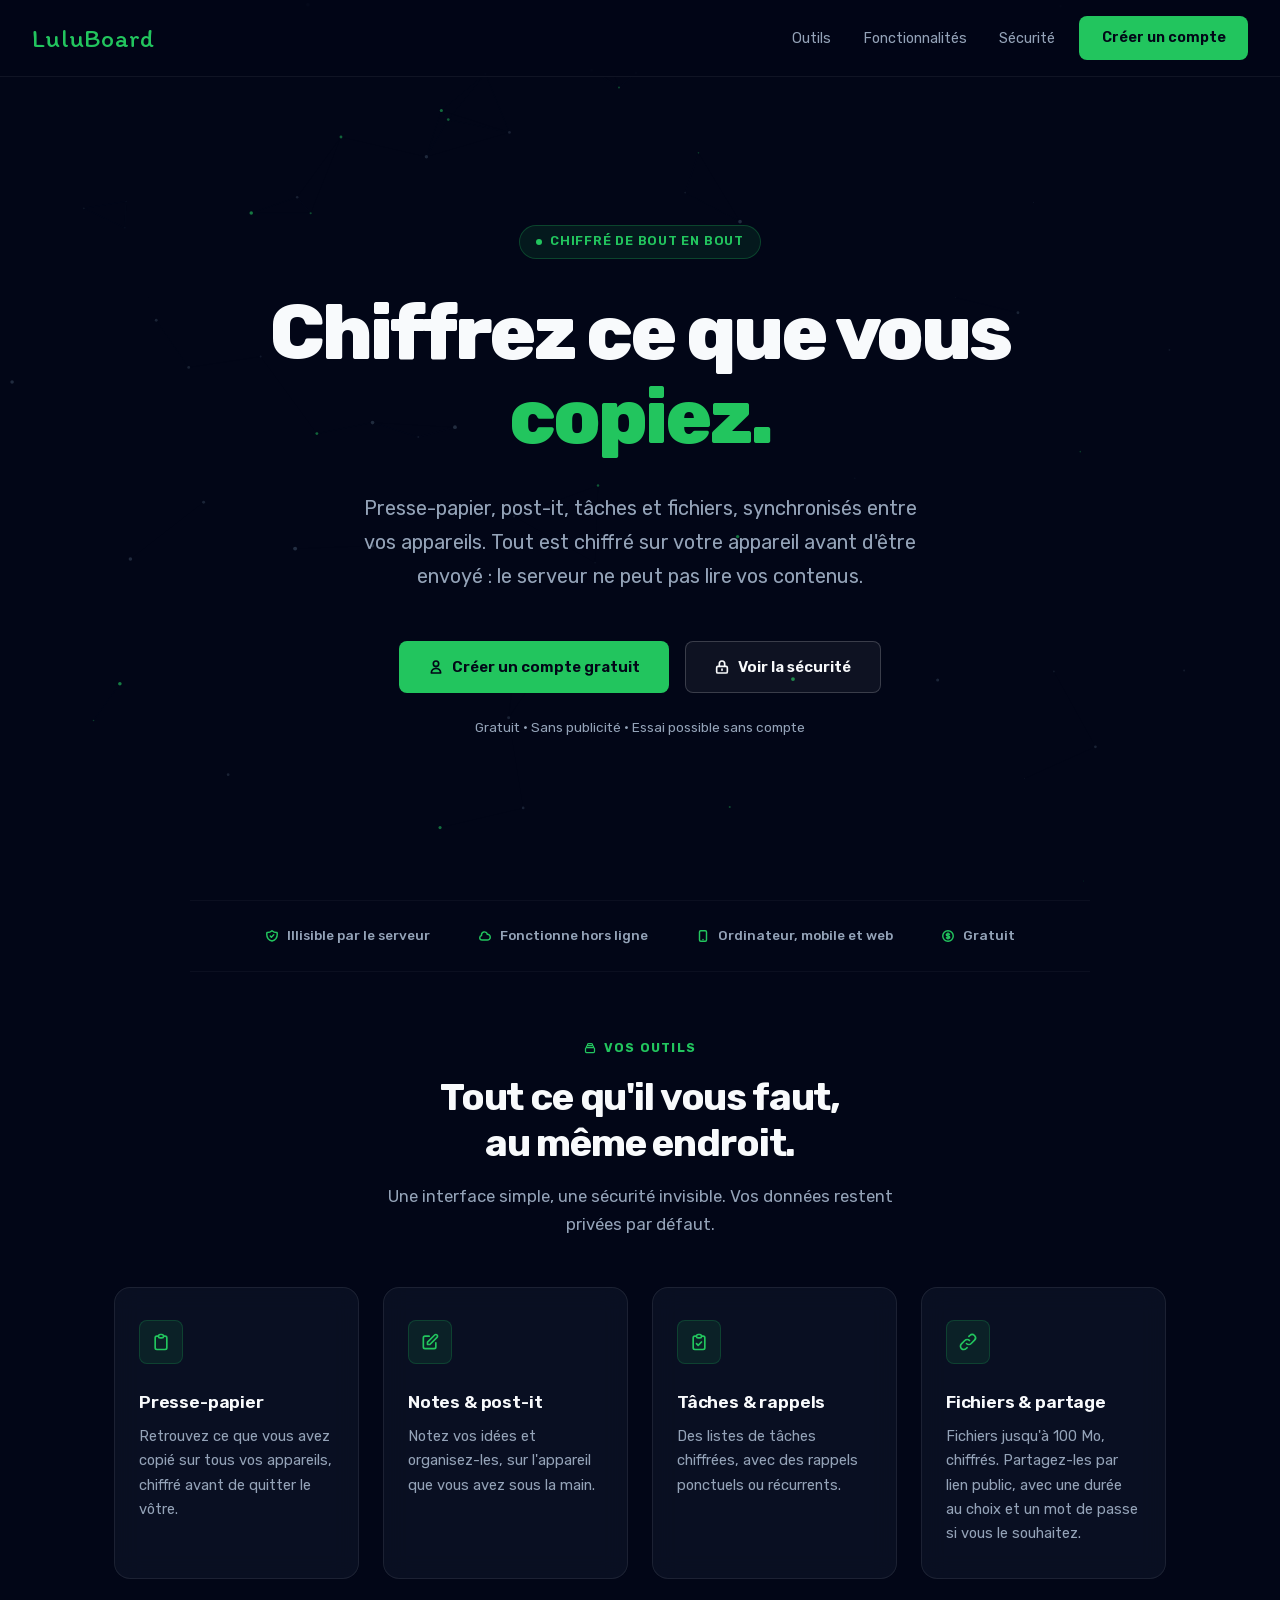
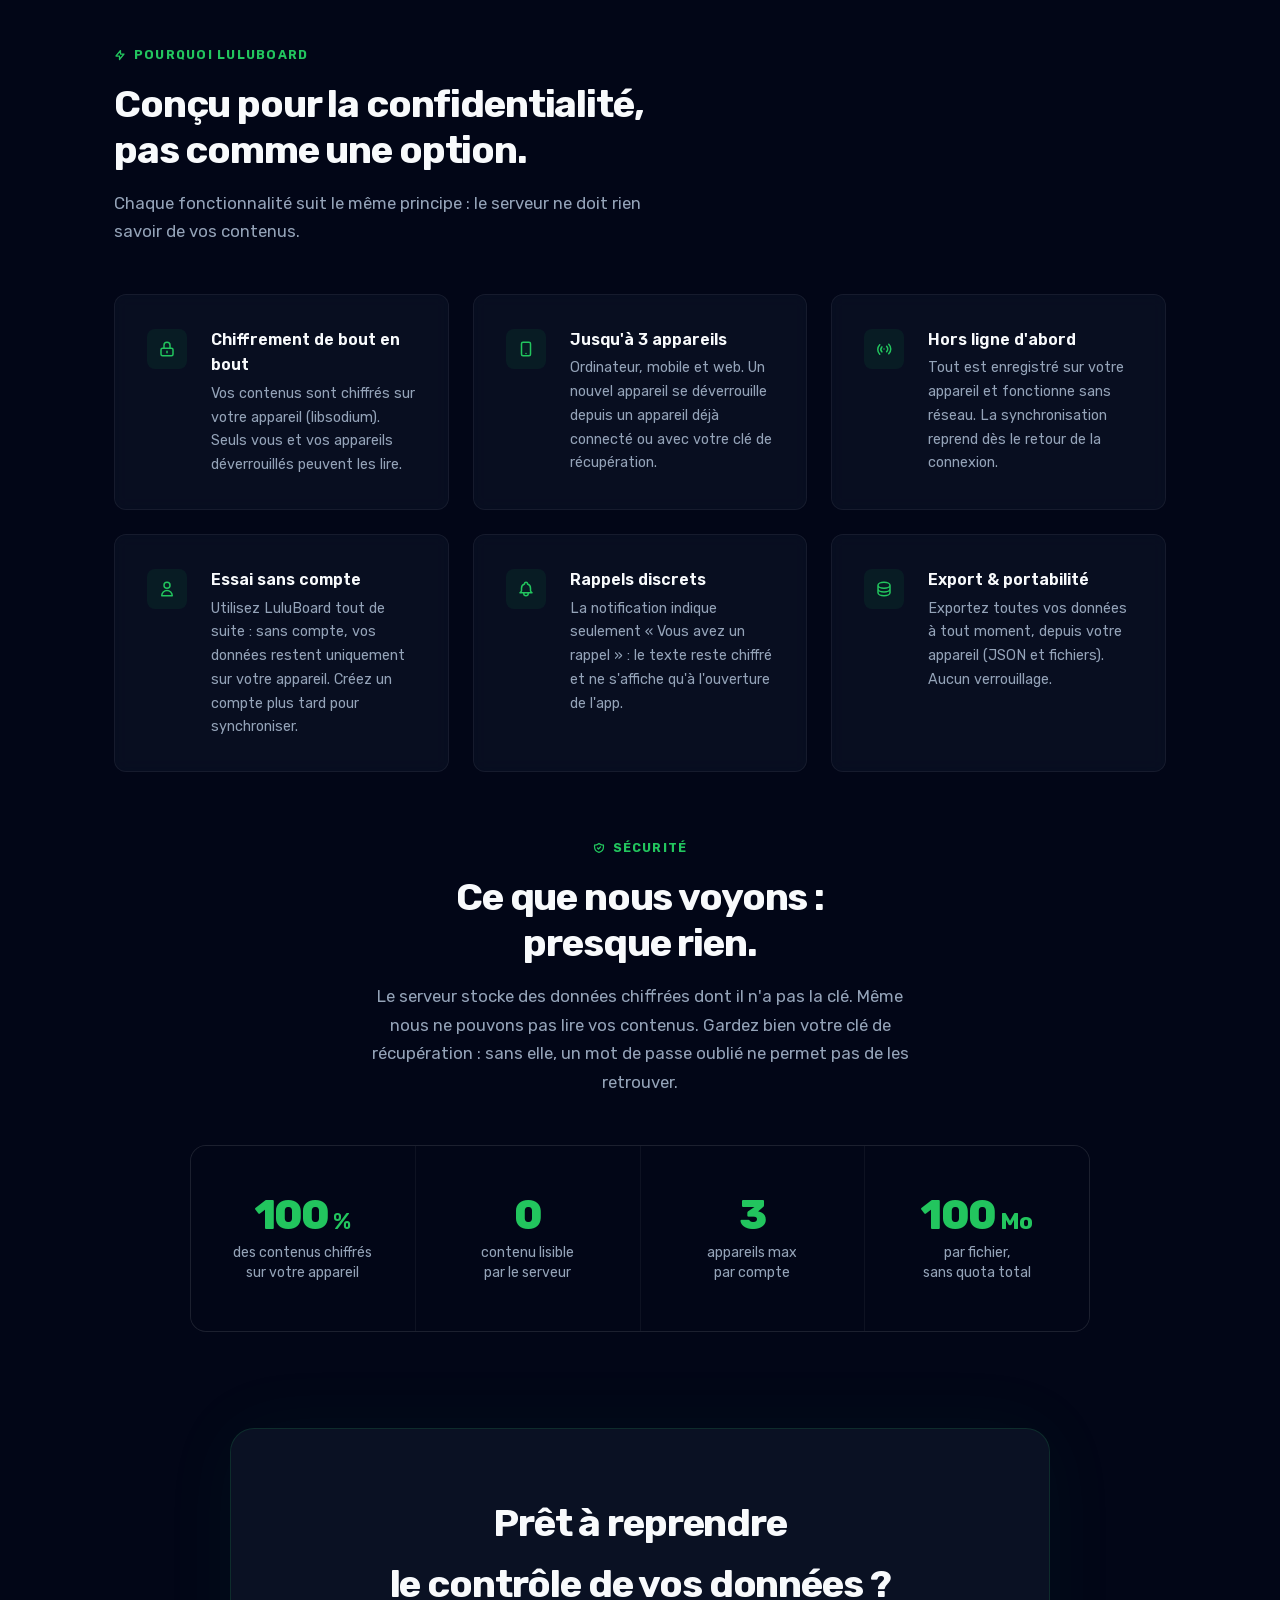
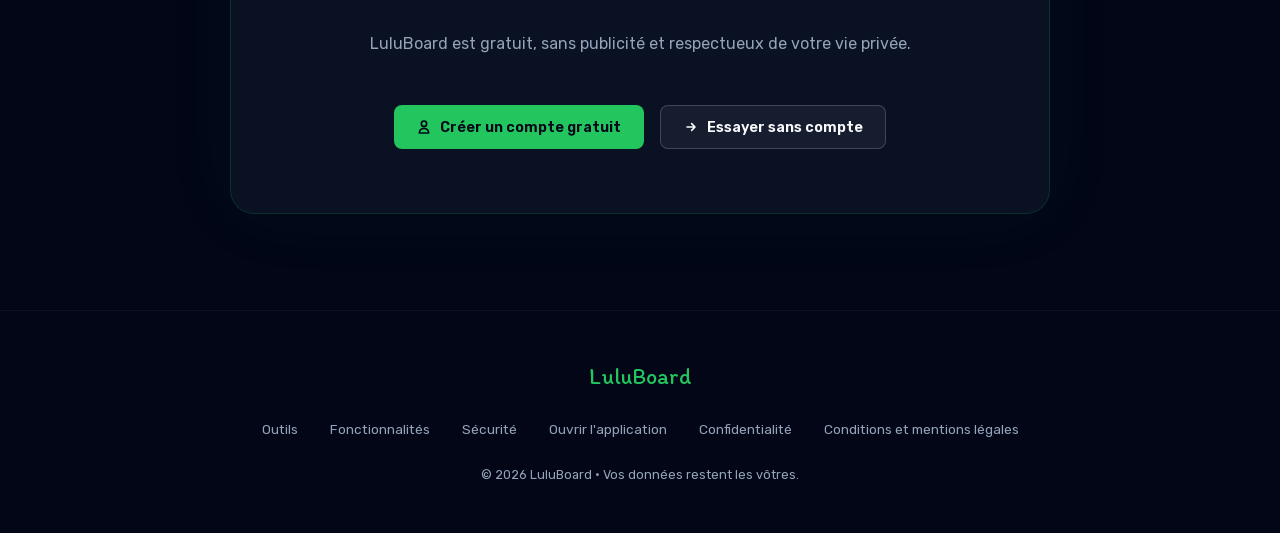
<file: public/index.html>
<!DOCTYPE html>
<html lang="fr">

<head>
  <meta charset="UTF-8" />
  <meta name="viewport" content="width=device-width, initial-scale=1.0" />
  <title>LuluBoard — Chiffrez ce que vous copiez</title>
  <meta name="description"
    content="Presse-papier, post-it, tâches et fichiers chiffrés de bout en bout, synchronisés entre vos appareils. Gratuit, utilisable hors ligne et même sans compte." />
  <meta name="theme-color" content="#020617" />
  <meta name="color-scheme" content="dark" />
  <meta property="og:type" content="website" />
  <meta property="og:locale" content="fr_FR" />
  <meta property="og:site_name" content="LuluBoard" />
  <meta property="og:title" content="LuluBoard — Chiffrez ce que vous copiez" />
  <meta property="og:description"
    content="Presse-papier, post-it, tâches et fichiers chiffrés de bout en bout. Le serveur ne lit jamais vos données." />

  <!-- Polices auto-hébergées (aucune requête vers un service tiers) -->
  <link rel="preload" href="fonts/Rubik-Regular.ttf" as="font" type="font/ttf" crossorigin />
  <link rel="preload" href="fonts/Itim-Regular.ttf" as="font" type="font/ttf" crossorigin />

  <script>document.documentElement.classList.add('js');</script>

  <style>
    /* ── Polices : Rubik (titres & corps) · Itim (marque) — licence OFL, voir fonts/OFL-*.txt ── */
    @font-face { font-family: 'Rubik'; src: url('fonts/Rubik-Regular.ttf') format('truetype'); font-weight: 400; font-style: normal; font-display: swap; }
    @font-face { font-family: 'Rubik'; src: url('fonts/Rubik-Italic.ttf') format('truetype'); font-weight: 400; font-style: italic; font-display: swap; }
    @font-face { font-family: 'Rubik'; src: url('fonts/Rubik-Medium.ttf') format('truetype'); font-weight: 500; font-style: normal; font-display: swap; }
    @font-face { font-family: 'Rubik'; src: url('fonts/Rubik-SemiBold.ttf') format('truetype'); font-weight: 600; font-style: normal; font-display: swap; }
    @font-face { font-family: 'Rubik'; src: url('fonts/Rubik-Bold.ttf') format('truetype'); font-weight: 700; font-style: normal; font-display: swap; }
    @font-face { font-family: 'Rubik'; src: url('fonts/Rubik-ExtraBold.ttf') format('truetype'); font-weight: 800; font-style: normal; font-display: swap; }
    @font-face { font-family: 'Itim'; src: url('fonts/Itim-Regular.ttf') format('truetype'); font-weight: 400; font-style: normal; font-display: swap; }

    /* ── DESIGN TOKENS — LuluFiles System ── */
    :root {
      --bg:         #020617;
      --primary:    #0F172A;
      --secondary:  #1E293B;
      --accent:     #22C55E;
      --accent-dim: #16A34A;
      --on-accent:  #020617; /* texte sur fond accent : ≈ 9:1 */
      --fg:         #F8FAFC;
      --muted:      #1A1E2F;
      --border:     #334155;
      --text-soft:  #94A3B8; /* ≈ 7:1 sur --bg : texte secondaire */
      --text-dim:   #64748B; /* ≈ 4:1 : réservé aux éléments décoratifs, pas au texte */

      --font-display: 'Rubik', system-ui, sans-serif;
      --font-body:    'Rubik', system-ui, sans-serif;
      --font-brand:   'Itim', cursive;

      --sp-xs:  0.25rem;
      --sp-sm:  0.5rem;
      --sp-md:  1rem;
      --sp-lg:  1.5rem;
      --sp-xl:  2rem;
      --sp-2xl: 3rem;
      --sp-3xl: 4rem;

      --r-sm: 6px;
      --r-md: 8px;
      --r-lg: 12px;
      --r-xl: 16px;

      --t-fast:   150ms ease;
      --t-normal: 200ms ease;
      --t-slow:   300ms ease;
    }

    *, *::before, *::after { box-sizing: border-box; margin: 0; padding: 0; }
    html { scroll-behavior: smooth; scroll-padding-top: 5rem; }
    body {
      font-family: var(--font-body);
      background: var(--bg);
      color: var(--fg);
      line-height: 1.6;
      overflow-x: hidden;
      -webkit-font-smoothing: antialiased;
    }
    img, svg { display: block; }
    a { color: inherit; text-decoration: none; }

    /* Focus visible sur tout élément interactif */
    :focus-visible {
      outline: 2px solid var(--accent);
      outline-offset: 3px;
      border-radius: var(--r-sm);
    }

    /* Lien d'évitement */
    .skip-link {
      position: absolute; left: var(--sp-md); top: -100px; z-index: 200;
      padding: var(--sp-sm) var(--sp-md); border-radius: var(--r-md);
      background: var(--accent); color: var(--on-accent); font-weight: 600;
    }
    .skip-link:focus { top: var(--sp-md); }

    /* ── Canvas background ── */
    #bg-canvas { position: fixed; inset: 0; z-index: 0; pointer-events: none; }

    /* ── Nav ── */
    .site-header {
      position: fixed; top: 0; left: 0; right: 0; z-index: 100;
      display: flex; justify-content: space-between; align-items: center; gap: var(--sp-md);
      padding: 1rem 2rem;
      background: rgba(2,6,23,0.75);
      backdrop-filter: blur(16px);
      -webkit-backdrop-filter: blur(16px);
      border-bottom: 1px solid rgba(255,255,255,0.06);
    }
    .nav-brand {
      font-family: var(--font-brand); font-size: 1.6rem;
      color: var(--accent); letter-spacing: 0.01em;
    }
    .nav-right { display: flex; align-items: center; gap: var(--sp-lg); }
    .nav-links { display: flex; gap: var(--sp-xl); list-style: none; }
    .nav-links a {
      color: var(--text-soft); font-size: 0.9rem; font-weight: 400;
      transition: color var(--t-normal);
      position: relative; padding-bottom: 2px;
    }
    .nav-links a::after {
      content: ''; position: absolute; bottom: 0; left: 0;
      width: 0; height: 1px; background: var(--accent);
      transition: width var(--t-normal);
    }
    .nav-links a:hover, .nav-links a:focus-visible { color: var(--fg); }
    .nav-links a:hover::after { width: 100%; }
    .nav-toggle {
      display: none; align-items: center; justify-content: center;
      width: 44px; height: 44px; border-radius: var(--r-md);
      background: rgba(255,255,255,0.05); color: var(--fg);
      border: 1px solid rgba(255,255,255,0.12); cursor: pointer;
    }

    /* ── Buttons ── */
    .btn {
      display: inline-flex; align-items: center; justify-content: center; gap: var(--sp-sm);
      min-height: 44px;
      padding: 0.6rem 1.4rem; border-radius: var(--r-md);
      font-family: var(--font-body); font-size: 0.9rem; font-weight: 600;
      cursor: pointer; border: none;
      transition: background var(--t-normal), border-color var(--t-normal), transform var(--t-normal), box-shadow var(--t-normal);
    }
    .btn-primary { background: var(--accent); color: var(--on-accent); }
    .btn-primary:hover {
      background: var(--accent-dim);
      transform: translateY(-1px);
      box-shadow: 0 6px 20px rgba(34,197,94,0.35);
    }
    .btn-primary:active { transform: translateY(0); }
    .btn-ghost {
      background: rgba(255,255,255,0.05); color: var(--fg);
      border: 1px solid rgba(255,255,255,0.18);
    }
    .btn-ghost:hover {
      background: rgba(255,255,255,0.09);
      border-color: rgba(255,255,255,0.3);
      transform: translateY(-1px);
    }
    .btn-ghost:active { transform: translateY(0); }

    /* ── Hero ── */
    .hero {
      position: relative; z-index: 1; min-height: 100vh;
      display: flex; flex-direction: column;
      align-items: center; justify-content: center;
      text-align: center; padding: 8rem var(--sp-lg) var(--sp-3xl);
    }
    .hero-badge {
      display: inline-flex; align-items: center; gap: var(--sp-sm);
      padding: 0.35rem 1rem; border-radius: 999px;
      background: rgba(34,197,94,0.1); border: 1px solid rgba(34,197,94,0.25);
      color: var(--accent); font-size: 0.8rem; font-weight: 600;
      letter-spacing: 0.06em; text-transform: uppercase;
      margin-bottom: var(--sp-xl);
    }
    .badge-dot {
      width: 6px; height: 6px; border-radius: 50%;
      background: var(--accent); animation: pulse 2s ease-in-out infinite;
    }
    @keyframes pulse {
      0%,100% { opacity: 1; transform: scale(1); }
      50% { opacity: 0.4; transform: scale(0.8); }
    }
    .hero h1 {
      font-family: var(--font-display);
      font-size: clamp(2.6rem, 6vw, 5rem);
      font-weight: 800; letter-spacing: -0.04em; line-height: 1.1;
      margin-bottom: var(--sp-xl); max-width: 800px;
    }
    .hero h1 .accent { color: var(--accent); }
    .hero-sub {
      font-size: clamp(1rem,2vw,1.25rem); color: var(--text-soft);
      max-width: 580px; margin: 0 auto var(--sp-2xl);
      line-height: 1.7;
    }
    .hero-cta { display: flex; gap: var(--sp-md); justify-content: center; flex-wrap: wrap; }
    .hero-cta .btn { padding: 0.8rem 1.8rem; font-size: 0.95rem; }
    .hero-note { margin-top: var(--sp-lg); color: var(--text-soft); font-size: 0.85rem; }

    /* Entrée du hero (CSS pur, coupée si mouvement réduit) */
    @keyframes fade-up { from { opacity: 0; transform: translateY(20px); } to { opacity: 1; transform: none; } }
    .hero > * { animation: fade-up 0.6s cubic-bezier(.2,.8,.2,1) both; }
    .hero > :nth-child(2) { animation-delay: 0.1s; }
    .hero > :nth-child(3) { animation-delay: 0.2s; }
    .hero > :nth-child(4) { animation-delay: 0.3s; }
    .hero > :nth-child(5) { animation-delay: 0.4s; }

    /* Apparition au défilement (les éléments restent visibles si JS est absent) */
    .js .reveal { opacity: 0; transform: translateY(18px); transition: opacity 0.5s ease, transform 0.5s ease; }
    .js .reveal.is-visible { opacity: 1; transform: none; }

    /* ── Trust bar ── */
    .trust-bar {
      position: relative; z-index: 1;
      display: flex; justify-content: center; gap: var(--sp-2xl);
      flex-wrap: wrap; padding: var(--sp-lg); list-style: none;
      border-top: 1px solid rgba(255,255,255,0.04);
      border-bottom: 1px solid rgba(255,255,255,0.04);
      max-width: 900px; margin: 0 auto;
    }
    .trust-item {
      display: flex; align-items: center; gap: var(--sp-sm);
      color: var(--text-soft); font-size: 0.85rem; font-weight: 500;
    }
    .trust-item svg { color: var(--accent); flex-shrink: 0; }

    /* ── Section shell ── */
    .section {
      position: relative; z-index: 1; max-width: 1100px;
      margin: var(--sp-3xl) auto; padding: 0 var(--sp-lg);
    }
    .section-label {
      display: inline-flex; align-items: center; gap: var(--sp-sm);
      color: var(--accent); font-size: 0.78rem; font-weight: 700;
      letter-spacing: 0.1em; text-transform: uppercase;
      margin-bottom: var(--sp-md);
    }
    .section-title {
      font-family: var(--font-display);
      font-size: clamp(1.8rem,3vw,2.6rem);
      font-weight: 700; letter-spacing: -0.03em; line-height: 1.2;
      margin-bottom: var(--sp-md);
    }
    .section-desc {
      color: var(--text-soft); font-size: 1.05rem;
      max-width: 540px; line-height: 1.7;
    }
    .section-header { margin-bottom: var(--sp-2xl); }
    .section-header.centered { text-align: center; }
    .section-header.centered .section-label { justify-content: center; }
    .section-header.centered .section-desc { margin: 0 auto; }

    /* ── Cards ── */
    .card-grid {
      display: grid;
      grid-template-columns: repeat(auto-fit, minmax(240px,1fr));
      gap: var(--sp-lg);
    }
    .card {
      background: rgba(15,23,42,0.6);
      backdrop-filter: blur(12px); -webkit-backdrop-filter: blur(12px);
      border: 1px solid rgba(255,255,255,0.08);
      border-radius: var(--r-xl); padding: var(--sp-xl) var(--sp-lg);
      transition: border-color var(--t-slow), opacity 0.5s ease, transform 0.5s ease;
    }
    .card:hover { border-color: rgba(34,197,94,0.25); }
    .card-icon {
      width: 44px; height: 44px; border-radius: var(--r-md);
      background: rgba(34,197,94,0.1); border: 1px solid rgba(34,197,94,0.2);
      display: flex; align-items: center; justify-content: center;
      margin-bottom: var(--sp-lg); color: var(--accent);
    }
    .card h3 { font-size: 1.1rem; font-weight: 600; letter-spacing: -0.01em; margin-bottom: var(--sp-sm); }
    .card p { color: var(--text-soft); font-size: 0.92rem; line-height: 1.65; }

    /* ── Features ── */
    .features-grid {
      display: grid;
      grid-template-columns: repeat(auto-fit, minmax(280px,1fr));
      gap: var(--sp-lg);
    }
    .feature {
      display: flex; gap: var(--sp-lg); padding: var(--sp-xl);
      background: rgba(15,23,42,0.5);
      backdrop-filter: blur(8px); -webkit-backdrop-filter: blur(8px);
      border: 1px solid rgba(255,255,255,0.06); border-radius: var(--r-lg);
      transition: border-color var(--t-slow), opacity 0.5s ease, transform 0.5s ease;
    }
    .feature:hover { border-color: rgba(34,197,94,0.2); }
    .feature-icon {
      flex-shrink: 0; width: 40px; height: 40px; border-radius: var(--r-md);
      background: rgba(34,197,94,0.08);
      display: flex; align-items: center; justify-content: center;
      color: var(--accent); margin-top: 2px;
    }
    .feature h3 { font-size: 1rem; font-weight: 600; margin-bottom: var(--sp-xs); }
    .feature p { color: var(--text-soft); font-size: 0.9rem; line-height: 1.65; }

    /* ── Stats ── */
    .stats-bar {
      position: relative; z-index: 1;
      display: grid; grid-template-columns: repeat(auto-fit, minmax(160px,1fr));
      gap: 1px; background: rgba(255,255,255,0.05);
      border: 1px solid rgba(255,255,255,0.06);
      border-radius: var(--r-xl); overflow: hidden;
      max-width: 900px; margin: 0 auto; list-style: none;
    }
    .stat {
      background: rgba(2,6,23,0.9);
      padding: var(--sp-2xl) var(--sp-xl); text-align: center;
    }
    .stat-value {
      font-size: 2.6rem; font-weight: 800; color: var(--accent);
      letter-spacing: -0.04em; line-height: 1; margin-bottom: var(--sp-sm);
    }
    .stat-value small { font-size: 0.55em; font-weight: 700; letter-spacing: -0.02em; }
    .stat-label { color: var(--text-soft); font-size: 0.88rem; line-height: 1.4; }

    /* ── CTA band ── */
    .cta-band {
      position: relative; z-index: 1; max-width: 820px;
      margin: 6rem auto; padding: var(--sp-3xl) var(--sp-2xl);
      text-align: center;
      background: rgba(15,23,42,0.7);
      backdrop-filter: blur(20px); -webkit-backdrop-filter: blur(20px);
      border: 1px solid rgba(34,197,94,0.15); border-radius: 24px;
      box-shadow: 0 0 80px rgba(34,197,94,0.05);
    }
    .cta-band h2 {
      font-family: var(--font-display); font-size: clamp(1.7rem,3vw,2.4rem);
      font-weight: 700; letter-spacing: -0.03em; margin-bottom: var(--sp-md);
    }
    .cta-band > p { color: var(--text-soft); margin-bottom: var(--sp-2xl); }
    .cta-buttons { display: flex; gap: var(--sp-md); justify-content: center; flex-wrap: wrap; }

    /* ── Footer ── */
    footer {
      position: relative; z-index: 1;
      border-top: 1px solid rgba(255,255,255,0.05);
      padding: var(--sp-2xl) var(--sp-lg);
      display: flex; flex-direction: column; align-items: center; gap: var(--sp-lg);
    }
    .footer-brand { font-family: var(--font-brand); font-size: 1.4rem; color: var(--accent); }
    .footer-links { display: flex; gap: var(--sp-xl); flex-wrap: wrap; justify-content: center; }
    .footer-links a {
      color: var(--text-soft); font-size: 0.85rem;
      transition: color var(--t-normal);
    }
    .footer-links a:hover { color: var(--fg); text-decoration: underline; }
    .footer-copy { color: var(--text-soft); font-size: 0.8rem; text-align: center; }

    /* ── Responsive ── */
    @media (max-width: 768px) {
      .site-header { padding: 0.75rem 1rem; }
      .nav-toggle { display: inline-flex; }
      .nav-links {
        display: none; position: absolute; top: 100%; left: 0; right: 0;
        flex-direction: column; gap: 0; padding: var(--sp-sm) var(--sp-md) var(--sp-md);
        background: var(--bg);
        border-bottom: 1px solid rgba(255,255,255,0.08);
      }
      .nav-links.is-open { display: flex; }
      .nav-links a { display: block; padding: 0.8rem var(--sp-sm); font-size: 1rem; }
      .nav-links a::after { display: none; }
      .nav-right { gap: var(--sp-sm); }
      #nav-cta { padding: 0.5rem 0.9rem; font-size: 0.85rem; }
      .hero { padding-top: 7rem; min-height: auto; }
      .trust-bar { gap: var(--sp-md) var(--sp-lg); }
      .cta-band { margin: var(--sp-2xl) var(--sp-lg); padding: var(--sp-2xl) var(--sp-lg); }
      .stats-bar { margin: 0 var(--sp-lg); }
      .section { margin: var(--sp-2xl) auto; }
    }
    @media (max-width: 480px) {
      .feature { flex-direction: column; }
      .hero-cta .btn, .cta-buttons .btn { width: 100%; }
      .stats-bar { grid-template-columns: 1fr 1fr; }
      .stat { padding: var(--sp-xl) var(--sp-md); }
      .stat-value { font-size: 2.1rem; }
    }

    /* Mouvement réduit : on coupe animations, transitions et apparitions */
    @media (prefers-reduced-motion: reduce) {
      html { scroll-behavior: auto; }
      *, *::before, *::after {
        animation: none !important;
        transition: none !important;
      }
      .js .reveal { opacity: 1; transform: none; }
      .btn:hover { transform: none; }
    }
  </style>
</head>

<body>
  <a class="skip-link" href="#contenu">Aller au contenu</a>
  <canvas id="bg-canvas" aria-hidden="true"></canvas>

  <!-- NAV -->
  <header class="site-header">
    <a href="#" class="nav-brand" aria-label="LuluBoard, retour en haut de page">LuluBoard</a>
    <nav class="nav-right" aria-label="Navigation principale">
      <button type="button" class="nav-toggle" id="nav-toggle"
        aria-expanded="false" aria-controls="nav-links" aria-label="Ouvrir le menu">
        <svg width="20" height="20" fill="none" viewBox="0 0 24 24" stroke="currentColor" stroke-width="2" aria-hidden="true">
          <path stroke-linecap="round" d="M4 7h16M4 12h16M4 17h16"/>
        </svg>
      </button>
      <ul class="nav-links" id="nav-links">
        <li><a href="#outils">Outils</a></li>
        <li><a href="#fonctionnalites">Fonctionnalités</a></li>
        <li><a href="#securite">Sécurité</a></li>
      </ul>
      <a href="/app/" class="btn btn-primary" id="nav-cta" data-app-link>Créer un compte</a>
    </nav>
  </header>

  <main id="contenu" tabindex="-1">
  <!-- HERO -->
  <section class="hero" aria-labelledby="hero-h1">
    <p class="hero-badge">
      <span class="badge-dot" aria-hidden="true"></span>
      Chiffré de bout en bout
    </p>
    <h1 id="hero-h1">Chiffrez ce que vous<br><span class="accent">copiez.</span></h1>
    <p class="hero-sub">
      Presse-papier, post-it, tâches et fichiers, synchronisés entre vos appareils.
      Tout est chiffré sur votre appareil avant d'être envoyé : le serveur ne peut pas lire vos contenus.
    </p>
    <div class="hero-cta">
      <a href="/app/" class="btn btn-primary" data-app-link>
        <svg width="16" height="16" fill="none" viewBox="0 0 24 24" stroke="currentColor" stroke-width="2.5" aria-hidden="true">
          <path stroke-linecap="round" stroke-linejoin="round" d="M16 7a4 4 0 11-8 0 4 4 0 018 0zM12 14a7 7 0 00-7 7h14a7 7 0 00-7-7z"/>
        </svg>
        Créer un compte gratuit
      </a>
      <a href="#securite" class="btn btn-ghost">
        <svg width="16" height="16" fill="none" viewBox="0 0 24 24" stroke="currentColor" stroke-width="2.5" aria-hidden="true">
          <path stroke-linecap="round" stroke-linejoin="round" d="M12 15v2m-6 4h12a2 2 0 002-2v-6a2 2 0 00-2-2H6a2 2 0 00-2 2v6a2 2 0 002 2zm10-10V7a4 4 0 00-8 0v4h8z"/>
        </svg>
        Voir la sécurité
      </a>
    </div>
    <p class="hero-note">Gratuit · Sans publicité · Essai possible sans compte</p>
  </section>

  <!-- TRUST BAR -->
  <ul class="trust-bar" aria-label="Points clés">
    <li class="trust-item">
      <svg width="14" height="14" fill="none" viewBox="0 0 24 24" stroke="currentColor" stroke-width="2.5" aria-hidden="true">
        <path stroke-linecap="round" stroke-linejoin="round" d="M9 12l2 2 4-4m5.618-4.016A11.955 11.955 0 0112 2.944a11.955 11.955 0 01-8.618 3.04A12.02 12.02 0 003 9c0 5.591 3.824 10.29 9 11.622 5.176-1.332 9-6.03 9-11.622 0-1.042-.133-2.052-.382-3.016z"/>
      </svg>
      Illisible par le serveur
    </li>
    <li class="trust-item">
      <svg width="14" height="14" fill="none" viewBox="0 0 24 24" stroke="currentColor" stroke-width="2.5" aria-hidden="true">
        <path stroke-linecap="round" stroke-linejoin="round" d="M3 15a4 4 0 004 4h9a5 5 0 10-.1-9.999 5.002 5.002 0 10-9.78 2.096A4.001 4.001 0 003 15z"/>
      </svg>
      Fonctionne hors ligne
    </li>
    <li class="trust-item">
      <svg width="14" height="14" fill="none" viewBox="0 0 24 24" stroke="currentColor" stroke-width="2.5" aria-hidden="true">
        <path stroke-linecap="round" stroke-linejoin="round" d="M12 18h.01M8 21h8a2 2 0 002-2V5a2 2 0 00-2-2H8a2 2 0 00-2 2v14a2 2 0 002 2z"/>
      </svg>
      Ordinateur, mobile et web
    </li>
    <li class="trust-item">
      <svg width="14" height="14" fill="none" viewBox="0 0 24 24" stroke="currentColor" stroke-width="2.5" aria-hidden="true">
        <path stroke-linecap="round" stroke-linejoin="round" d="M12 8c-1.657 0-3 .895-3 2s1.343 2 3 2 3 .895 3 2-1.343 2-3 2m0-8c1.11 0 2.08.402 2.599 1M12 8V7m0 1v8m0 0v1m0-1c-1.11 0-2.08-.402-2.599-1M21 12a9 9 0 11-18 0 9 9 0 0118 0z"/>
      </svg>
      Gratuit
    </li>
  </ul>

  <!-- OUTILS -->
  <section class="section" id="outils" aria-labelledby="outils-titre">
    <div class="section-header centered">
      <p class="section-label">
        <svg width="12" height="12" fill="none" viewBox="0 0 24 24" stroke="currentColor" stroke-width="2.5" aria-hidden="true">
          <path stroke-linecap="round" stroke-linejoin="round" d="M19 11H5m14 0a2 2 0 012 2v6a2 2 0 01-2 2H5a2 2 0 01-2-2v-6a2 2 0 012-2m14 0V9a2 2 0 00-2-2M5 11V9a2 2 0 012-2m0 0V5a2 2 0 012-2h6a2 2 0 012 2v2M7 7h10"/>
        </svg>
        Vos outils
      </p>
      <h2 class="section-title" id="outils-titre">Tout ce qu'il vous faut,<br>au même endroit.</h2>
      <p class="section-desc">Une interface simple, une sécurité invisible. Vos données restent privées par défaut.</p>
    </div>
    <div class="card-grid">
      <article class="card reveal">
        <div class="card-icon" aria-hidden="true">
          <svg width="20" height="20" fill="none" viewBox="0 0 24 24" stroke="currentColor" stroke-width="2">
            <path stroke-linecap="round" stroke-linejoin="round" d="M9 5H7a2 2 0 00-2 2v12a2 2 0 002 2h10a2 2 0 002-2V7a2 2 0 00-2-2h-2M9 5a2 2 0 002 2h2a2 2 0 002-2M9 5a2 2 0 012-2h2a2 2 0 012 2"/>
          </svg>
        </div>
        <h3>Presse-papier</h3>
        <p>Retrouvez ce que vous avez copié sur tous vos appareils, chiffré avant de quitter le vôtre.</p>
      </article>
      <article class="card reveal">
        <div class="card-icon" aria-hidden="true">
          <svg width="20" height="20" fill="none" viewBox="0 0 24 24" stroke="currentColor" stroke-width="2">
            <path stroke-linecap="round" stroke-linejoin="round" d="M11 5H6a2 2 0 00-2 2v11a2 2 0 002 2h11a2 2 0 002-2v-5m-1.414-9.414a2 2 0 112.828 2.828L11.828 15H9v-2.828l8.586-8.586z"/>
          </svg>
        </div>
        <h3>Notes &amp; post-it</h3>
        <p>Notez vos idées et organisez-les, sur l'appareil que vous avez sous la main.</p>
      </article>
      <article class="card reveal">
        <div class="card-icon" aria-hidden="true">
          <svg width="20" height="20" fill="none" viewBox="0 0 24 24" stroke="currentColor" stroke-width="2">
            <path stroke-linecap="round" stroke-linejoin="round" d="M9 5H7a2 2 0 00-2 2v12a2 2 0 002 2h10a2 2 0 002-2V7a2 2 0 00-2-2h-2M9 5a2 2 0 002 2h2a2 2 0 002-2M9 5a2 2 0 012-2h2a2 2 0 012 2m-6 9l2 2 4-4"/>
          </svg>
        </div>
        <h3>Tâches &amp; rappels</h3>
        <p>Des listes de tâches chiffrées, avec des rappels ponctuels ou récurrents.</p>
      </article>
      <article class="card reveal">
        <div class="card-icon" aria-hidden="true">
          <svg width="20" height="20" fill="none" viewBox="0 0 24 24" stroke="currentColor" stroke-width="2">
            <path stroke-linecap="round" stroke-linejoin="round" d="M13.828 10.172a4 4 0 00-5.656 0l-4 4a4 4 0 105.656 5.656l1.102-1.101m-.758-4.899a4 4 0 005.656 0l4-4a4 4 0 00-5.656-5.656l-1.1 1.1"/>
          </svg>
        </div>
        <h3>Fichiers &amp; partage</h3>
        <p>Fichiers jusqu'à 100 Mo, chiffrés. Partagez-les par lien public, avec une durée au choix et un mot de passe si vous le souhaitez.</p>
      </article>
    </div>
  </section>

  <!-- FEATURES -->
  <section class="section" id="fonctionnalites" aria-labelledby="fonc-titre">
    <div class="section-header">
      <p class="section-label">
        <svg width="12" height="12" fill="none" viewBox="0 0 24 24" stroke="currentColor" stroke-width="2.5" aria-hidden="true">
          <path stroke-linecap="round" stroke-linejoin="round" d="M13 10V3L4 14h7v7l9-11h-7z"/>
        </svg>
        Pourquoi LuluBoard
      </p>
      <h2 class="section-title" id="fonc-titre">Conçu pour la confidentialité,<br>pas comme une option.</h2>
      <p class="section-desc">Chaque fonctionnalité suit le même principe : le serveur ne doit rien savoir de vos contenus.</p>
    </div>
    <div class="features-grid">
      <div class="feature reveal">
        <div class="feature-icon" aria-hidden="true">
          <svg width="18" height="18" fill="none" viewBox="0 0 24 24" stroke="currentColor" stroke-width="2">
            <path stroke-linecap="round" stroke-linejoin="round" d="M12 15v2m-6 4h12a2 2 0 002-2v-6a2 2 0 00-2-2H6a2 2 0 00-2 2v6a2 2 0 002 2zm10-10V7a4 4 0 00-8 0v4h8z"/>
          </svg>
        </div>
        <div><h3>Chiffrement de bout en bout</h3><p>Vos contenus sont chiffrés sur votre appareil (libsodium). Seuls vous et vos appareils déverrouillés peuvent les lire.</p></div>
      </div>
      <div class="feature reveal">
        <div class="feature-icon" aria-hidden="true">
          <svg width="18" height="18" fill="none" viewBox="0 0 24 24" stroke="currentColor" stroke-width="2">
            <path stroke-linecap="round" stroke-linejoin="round" d="M12 18h.01M8 21h8a2 2 0 002-2V5a2 2 0 00-2-2H8a2 2 0 00-2 2v14a2 2 0 002 2z"/>
          </svg>
        </div>
        <div><h3>Jusqu'à 3 appareils</h3><p>Ordinateur, mobile et web. Un nouvel appareil se déverrouille depuis un appareil déjà connecté ou avec votre clé de récupération.</p></div>
      </div>
      <div class="feature reveal">
        <div class="feature-icon" aria-hidden="true">
          <svg width="18" height="18" fill="none" viewBox="0 0 24 24" stroke="currentColor" stroke-width="2">
            <path stroke-linecap="round" stroke-linejoin="round" d="M18.364 5.636a9 9 0 010 12.728M15.536 8.464a5 5 0 010 7.072M6.343 6.343a9 9 0 000 12.728M9.172 9.172a5 5 0 000 6.656M12 12h.01"/>
          </svg>
        </div>
        <div><h3>Hors ligne d'abord</h3><p>Tout est enregistré sur votre appareil et fonctionne sans réseau. La synchronisation reprend dès le retour de la connexion.</p></div>
      </div>
      <div class="feature reveal">
        <div class="feature-icon" aria-hidden="true">
          <svg width="18" height="18" fill="none" viewBox="0 0 24 24" stroke="currentColor" stroke-width="2">
            <path stroke-linecap="round" stroke-linejoin="round" d="M16 7a4 4 0 11-8 0 4 4 0 018 0zM12 14a7 7 0 00-7 7h14a7 7 0 00-7-7z"/>
          </svg>
        </div>
        <div><h3>Essai sans compte</h3><p>Utilisez LuluBoard tout de suite : sans compte, vos données restent uniquement sur votre appareil. Créez un compte plus tard pour synchroniser.</p></div>
      </div>
      <div class="feature reveal">
        <div class="feature-icon" aria-hidden="true">
          <svg width="18" height="18" fill="none" viewBox="0 0 24 24" stroke="currentColor" stroke-width="2">
            <path stroke-linecap="round" stroke-linejoin="round" d="M15 17h5l-1.405-1.405A2.032 2.032 0 0118 14.158V11a6.002 6.002 0 00-4-5.659V5a2 2 0 10-4 0v.341C7.67 6.165 6 8.388 6 11v3.159c0 .538-.214 1.055-.595 1.436L4 17h5m6 0v1a3 3 0 11-6 0v-1m6 0H9"/>
          </svg>
        </div>
        <div><h3>Rappels discrets</h3><p>La notification indique seulement « Vous avez un rappel » : le texte reste chiffré et ne s'affiche qu'à l'ouverture de l'app.</p></div>
      </div>
      <div class="feature reveal">
        <div class="feature-icon" aria-hidden="true">
          <svg width="18" height="18" fill="none" viewBox="0 0 24 24" stroke="currentColor" stroke-width="2">
            <path stroke-linecap="round" stroke-linejoin="round" d="M4 7v10c0 2.21 3.582 4 8 4s8-1.79 8-4V7M4 7c0 2.21 3.582 4 8 4s8-1.79 8-4M4 7c0-2.21 3.582-4 8-4s8 1.79 8 4m0 5c0 2.21-3.582 4-8 4s-8-1.79-8-4"/>
          </svg>
        </div>
        <div><h3>Export &amp; portabilité</h3><p>Exportez toutes vos données à tout moment, depuis votre appareil (JSON et fichiers). Aucun verrouillage.</p></div>
      </div>
    </div>
  </section>

  <!-- SÉCURITÉ -->
  <section class="section" id="securite" aria-labelledby="secu-titre">
    <div class="section-header centered">
      <p class="section-label">
        <svg width="12" height="12" fill="none" viewBox="0 0 24 24" stroke="currentColor" stroke-width="2.5" aria-hidden="true">
          <path stroke-linecap="round" stroke-linejoin="round" d="M9 12l2 2 4-4m5.618-4.016A11.955 11.955 0 0112 2.944a11.955 11.955 0 01-8.618 3.04A12.02 12.02 0 003 9c0 5.591 3.824 10.29 9 11.622 5.176-1.332 9-6.03 9-11.622 0-1.042-.133-2.052-.382-3.016z"/>
        </svg>
        Sécurité
      </p>
      <h2 class="section-title" id="secu-titre">Ce que nous voyons :<br>presque rien.</h2>
      <p class="section-desc">Le serveur stocke des données chiffrées dont il n'a pas la clé. Même nous ne pouvons pas lire vos contenus. Gardez bien votre clé de récupération : sans elle, un mot de passe oublié ne permet pas de les retrouver.</p>
    </div>
    <ul class="stats-bar reveal">
      <li class="stat">
        <p class="stat-value">100<small>&nbsp;%</small></p>
        <p class="stat-label">des contenus chiffrés<br>sur votre appareil</p>
      </li>
      <li class="stat">
        <p class="stat-value">0</p>
        <p class="stat-label">contenu lisible<br>par le serveur</p>
      </li>
      <li class="stat">
        <p class="stat-value">3</p>
        <p class="stat-label">appareils max<br>par compte</p>
      </li>
      <li class="stat">
        <p class="stat-value">100<small>&nbsp;Mo</small></p>
        <p class="stat-label">par fichier,<br>sans quota total</p>
      </li>
    </ul>
  </section>

  <!-- CTA BAND -->
  <section class="cta-band reveal" aria-labelledby="cta-titre">
    <h2 id="cta-titre">Prêt à reprendre<br>le contrôle de vos données ?</h2>
    <p>LuluBoard est gratuit, sans publicité et respectueux de votre vie privée.</p>
    <div class="cta-buttons">
      <a href="/app/" class="btn btn-primary" data-app-link>
        <svg width="16" height="16" fill="none" viewBox="0 0 24 24" stroke="currentColor" stroke-width="2.5" aria-hidden="true">
          <path stroke-linecap="round" stroke-linejoin="round" d="M16 7a4 4 0 11-8 0 4 4 0 018 0zM12 14a7 7 0 00-7 7h14a7 7 0 00-7-7z"/>
        </svg>
        Créer un compte gratuit
      </a>
      <a href="/app/" class="btn btn-ghost" data-app-link>
        <svg width="16" height="16" fill="none" viewBox="0 0 24 24" stroke="currentColor" stroke-width="2.5" aria-hidden="true">
          <path stroke-linecap="round" stroke-linejoin="round" d="M13 7l5 5m0 0l-5 5m5-5H6"/>
        </svg>
        Essayer sans compte
      </a>
    </div>
  </section>
  </main>

  <!-- FOOTER -->
  <footer>
    <span class="footer-brand">LuluBoard</span>
    <nav class="footer-links" aria-label="Liens du pied de page">
      <a href="#outils">Outils</a>
      <a href="#fonctionnalites">Fonctionnalités</a>
      <a href="#securite">Sécurité</a>
      <a href="/app/" data-app-link>Ouvrir l'application</a>
      <a href="confidentialite.html">Confidentialité</a>
      <a href="conditions.html">Conditions et mentions légales</a>
    </nav>
    <p class="footer-copy">&copy; 2026 LuluBoard &middot; Vos données restent les vôtres.</p>
  </footer>

  <script>
    // ── Configuration : adresse de l'application web (un seul endroit à modifier) ──
    // Ex. en développement : 'http://127.0.0.1:5180'
    const APP_URL = '/app/';
    document.querySelectorAll('[data-app-link]').forEach(a => { a.href = APP_URL; });

    const reducedMotion = window.matchMedia('(prefers-reduced-motion: reduce)').matches;

    // ── Menu mobile accessible ──────────────────────────────────────────────
    (function () {
      const toggle = document.getElementById('nav-toggle');
      const menu = document.getElementById('nav-links');
      function setOpen(open) {
        toggle.setAttribute('aria-expanded', String(open));
        toggle.setAttribute('aria-label', open ? 'Fermer le menu' : 'Ouvrir le menu');
        menu.classList.toggle('is-open', open);
      }
      toggle.addEventListener('click', () => setOpen(toggle.getAttribute('aria-expanded') !== 'true'));
      menu.addEventListener('click', e => { if (e.target.closest('a')) setOpen(false); });
      document.addEventListener('keydown', e => {
        if (e.key === 'Escape' && toggle.getAttribute('aria-expanded') === 'true') { setOpen(false); toggle.focus(); }
      });
    })();

    // ── Apparition au défilement (sans bibliothèque externe) ───────────────
    (function () {
      const items = document.querySelectorAll('.reveal');
      if (reducedMotion || !('IntersectionObserver' in window)) {
        items.forEach(el => el.classList.add('is-visible'));
        return;
      }
      const io = new IntersectionObserver(entries => {
        entries.forEach(entry => {
          if (entry.isIntersecting) { entry.target.classList.add('is-visible'); io.unobserve(entry.target); }
        });
      }, { rootMargin: '0px 0px -10% 0px' });
      items.forEach(el => io.observe(el));
    })();

    // ── Fond de particules (statique si mouvement réduit) ───────────────────
    (function () {
      const canvas = document.getElementById('bg-canvas');
      const ctx = canvas.getContext('2d');
      let particles = [], mouse = { x: null, y: null }, raf = null;
      const ACCENT = '34,197,94', BORDER = '51,65,85';

      function resize() { canvas.width = innerWidth; canvas.height = innerHeight; }

      class P {
        constructor() { this.reset(); }
        reset() {
          this.x = Math.random() * canvas.width;
          this.y = Math.random() * canvas.height;
          this.s = Math.random() * 1.5 + 0.5;
          this.vx = (Math.random() - 0.5) * 0.3;
          this.vy = (Math.random() - 0.5) * 0.3;
          this.c = Math.random() > 0.75 ? ACCENT : BORDER;
        }
        update() {
          this.x += this.vx; this.y += this.vy;
          if (this.x < 0 || this.x > canvas.width) this.vx *= -1;
          if (this.y < 0 || this.y > canvas.height) this.vy *= -1;
          if (mouse.x != null) {
            const dx = mouse.x - this.x, dy = mouse.y - this.y, d = Math.hypot(dx, dy);
            if (d < 100) { this.x -= dx * 0.015; this.y -= dy * 0.015; }
          }
        }
        draw() {
          ctx.fillStyle = `rgba(${this.c},${this.s * 0.35})`;
          ctx.beginPath(); ctx.arc(this.x, this.y, this.s, 0, Math.PI * 2); ctx.fill();
        }
      }
      function init() {
        particles = [];
        const n = Math.min(70, Math.floor(canvas.width * canvas.height / 16000));
        for (let i = 0; i < n; i++) particles.push(new P());
      }
      function frame(move) {
        ctx.clearRect(0, 0, canvas.width, canvas.height);
        for (let i = 0; i < particles.length; i++) {
          if (move) particles[i].update();
          particles[i].draw();
          for (let j = i + 1; j < particles.length; j++) {
            const dx = particles[i].x - particles[j].x, dy = particles[i].y - particles[j].y;
            const d = Math.hypot(dx, dy);
            if (d < 110) {
              ctx.strokeStyle = `rgba(${BORDER},${(1 - d / 110) * 0.08})`;
              ctx.lineWidth = 0.8;
              ctx.beginPath(); ctx.moveTo(particles[i].x, particles[i].y);
              ctx.lineTo(particles[j].x, particles[j].y); ctx.stroke();
            }
          }
        }
      }
      function animate() { frame(true); raf = requestAnimationFrame(animate); }
      function start() { if (!reducedMotion && raf === null) animate(); }
      function stop() { if (raf !== null) { cancelAnimationFrame(raf); raf = null; } }

      resize(); init();
      if (reducedMotion) frame(false); else start();

      window.addEventListener('resize', () => { resize(); init(); if (reducedMotion) frame(false); });
      if (!reducedMotion) {
        window.addEventListener('mousemove', e => { mouse.x = e.clientX; mouse.y = e.clientY; });
        window.addEventListener('mouseout', () => { mouse.x = mouse.y = null; });
        document.addEventListener('visibilitychange', () => { if (document.hidden) stop(); else start(); });
      }
    })();
  </script>
</body>
</html>
</file>
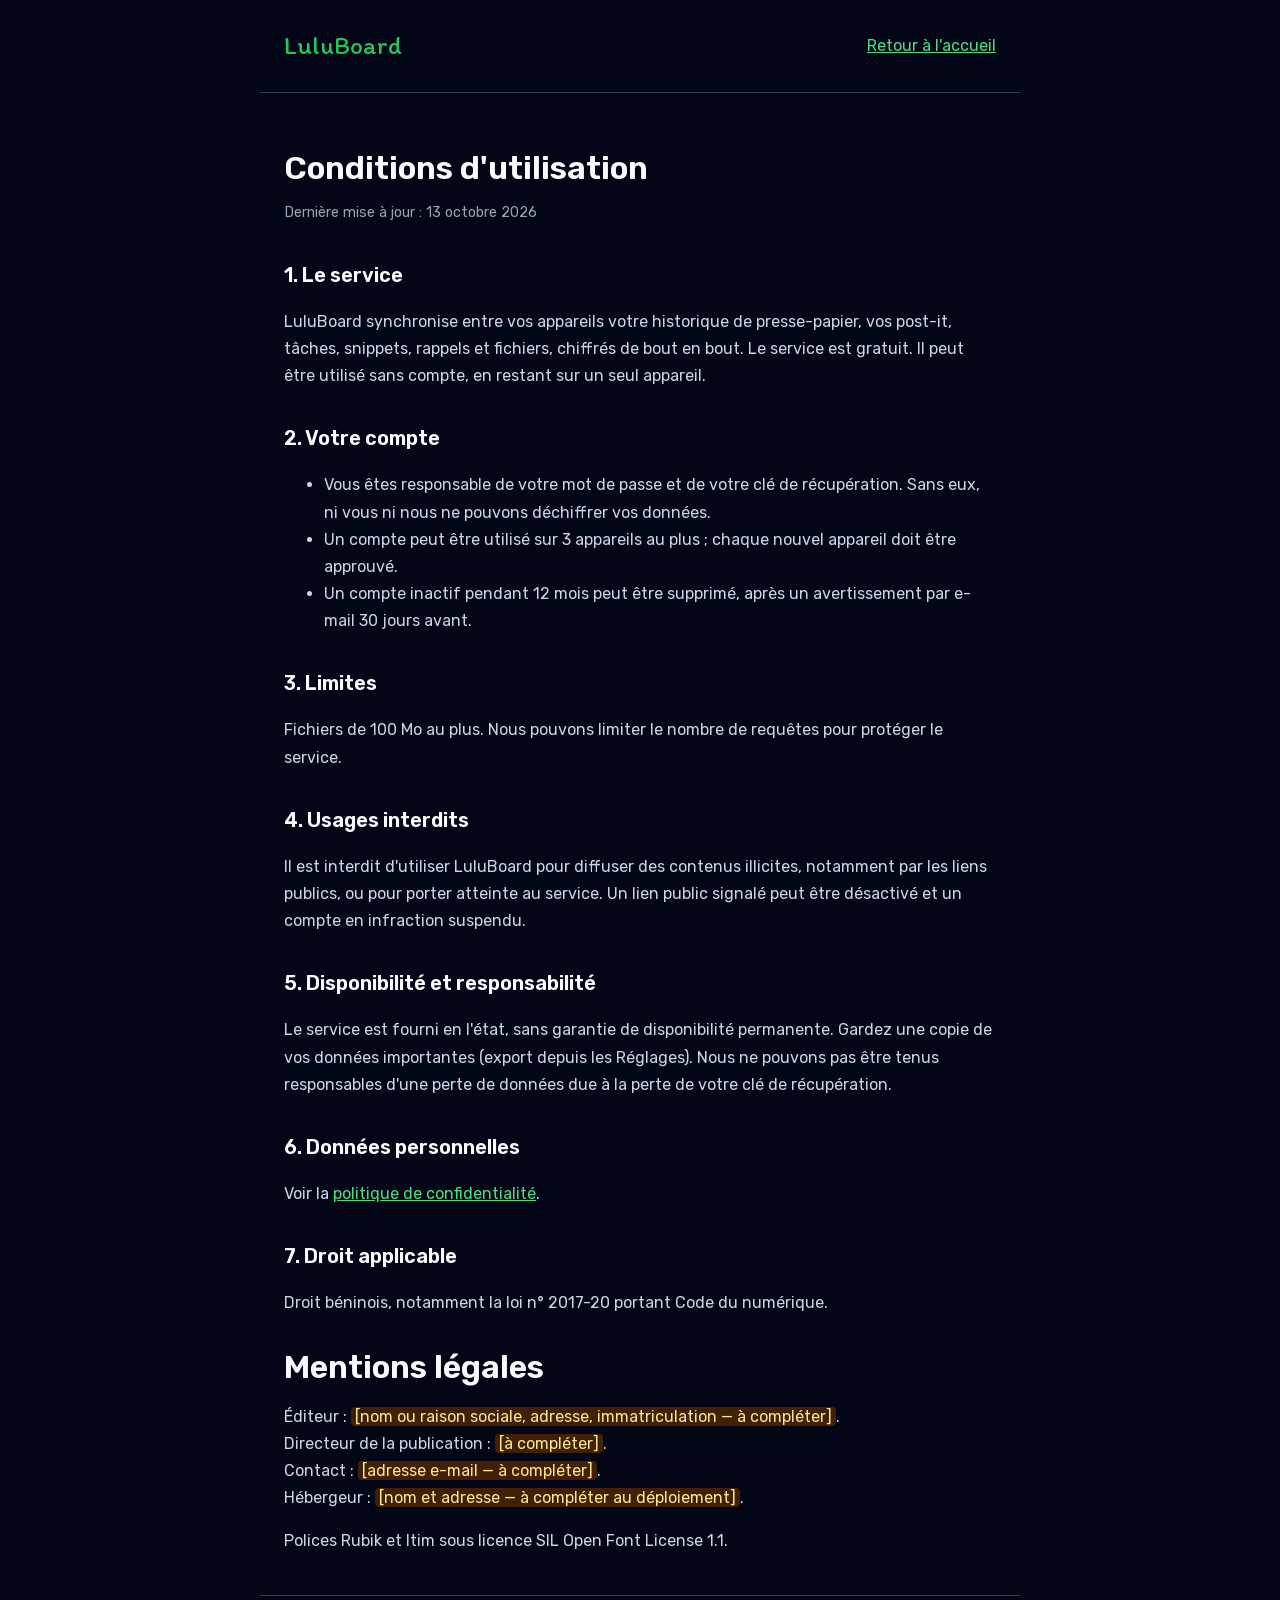
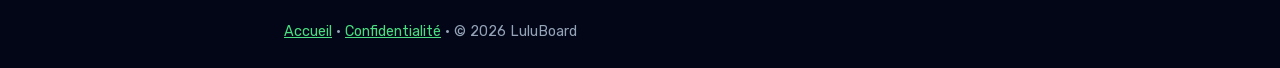
<file: public/conditions.html>
<!DOCTYPE html>
<html lang="fr">
<head>
  <meta charset="utf-8">
  <meta name="viewport" content="width=device-width, initial-scale=1">
  <title>Conditions d'utilisation et mentions légales — LuluBoard</title>
  <meta name="description" content="Conditions d'utilisation et mentions légales de LuluBoard.">
  <meta name="theme-color" content="#020617">
  <link rel="stylesheet" href="legal.css">
</head>
<body>
  <header><a class="marque" href="index.html">LuluBoard</a><a href="index.html">Retour à l'accueil</a></header>
  <main id="contenu">
    <h1>Conditions d'utilisation</h1>
    <p class="maj">Dernière mise à jour : 13 octobre 2026</p>

    <h2>1. Le service</h2>
    <p>LuluBoard synchronise entre vos appareils votre historique de presse-papier, vos post-it, tâches, snippets, rappels et fichiers, chiffrés de bout en bout. Le service est gratuit. Il peut être utilisé sans compte, en restant sur un seul appareil.</p>

    <h2>2. Votre compte</h2>
    <ul>
      <li>Vous êtes responsable de votre mot de passe et de votre clé de récupération. Sans eux, ni vous ni nous ne pouvons déchiffrer vos données.</li>
      <li>Un compte peut être utilisé sur 3 appareils au plus ; chaque nouvel appareil doit être approuvé.</li>
      <li>Un compte inactif pendant 12 mois peut être supprimé, après un avertissement par e-mail 30 jours avant.</li>
    </ul>

    <h2>3. Limites</h2>
    <p>Fichiers de 100 Mo au plus. Nous pouvons limiter le nombre de requêtes pour protéger le service.</p>

    <h2>4. Usages interdits</h2>
    <p>Il est interdit d'utiliser LuluBoard pour diffuser des contenus illicites, notamment par les liens publics, ou pour porter atteinte au service. Un lien public signalé peut être désactivé et un compte en infraction suspendu.</p>

    <h2>5. Disponibilité et responsabilité</h2>
    <p>Le service est fourni en l'état, sans garantie de disponibilité permanente. Gardez une copie de vos données importantes (export depuis les Réglages). Nous ne pouvons pas être tenus responsables d'une perte de données due à la perte de votre clé de récupération.</p>

    <h2>6. Données personnelles</h2>
    <p>Voir la <a href="confidentialite.html">politique de confidentialité</a>.</p>

    <h2>7. Droit applicable</h2>
    <p>Droit béninois, notamment la loi n° 2017-20 portant Code du numérique.</p>

    <h1>Mentions légales</h1>
    <p>Éditeur : <span class="a-completer">[nom ou raison sociale, adresse, immatriculation — à compléter]</span>.<br>
    Directeur de la publication : <span class="a-completer">[à compléter]</span>.<br>
    Contact : <span class="a-completer">[adresse e-mail — à compléter]</span>.<br>
    Hébergeur : <span class="a-completer">[nom et adresse — à compléter au déploiement]</span>.</p>
    <p>Polices Rubik et Itim sous licence SIL Open Font License 1.1.</p>
  </main>
  <footer><a href="index.html">Accueil</a> · <a href="confidentialite.html">Confidentialité</a> · © 2026 LuluBoard</footer>
</body>
</html>
</file>
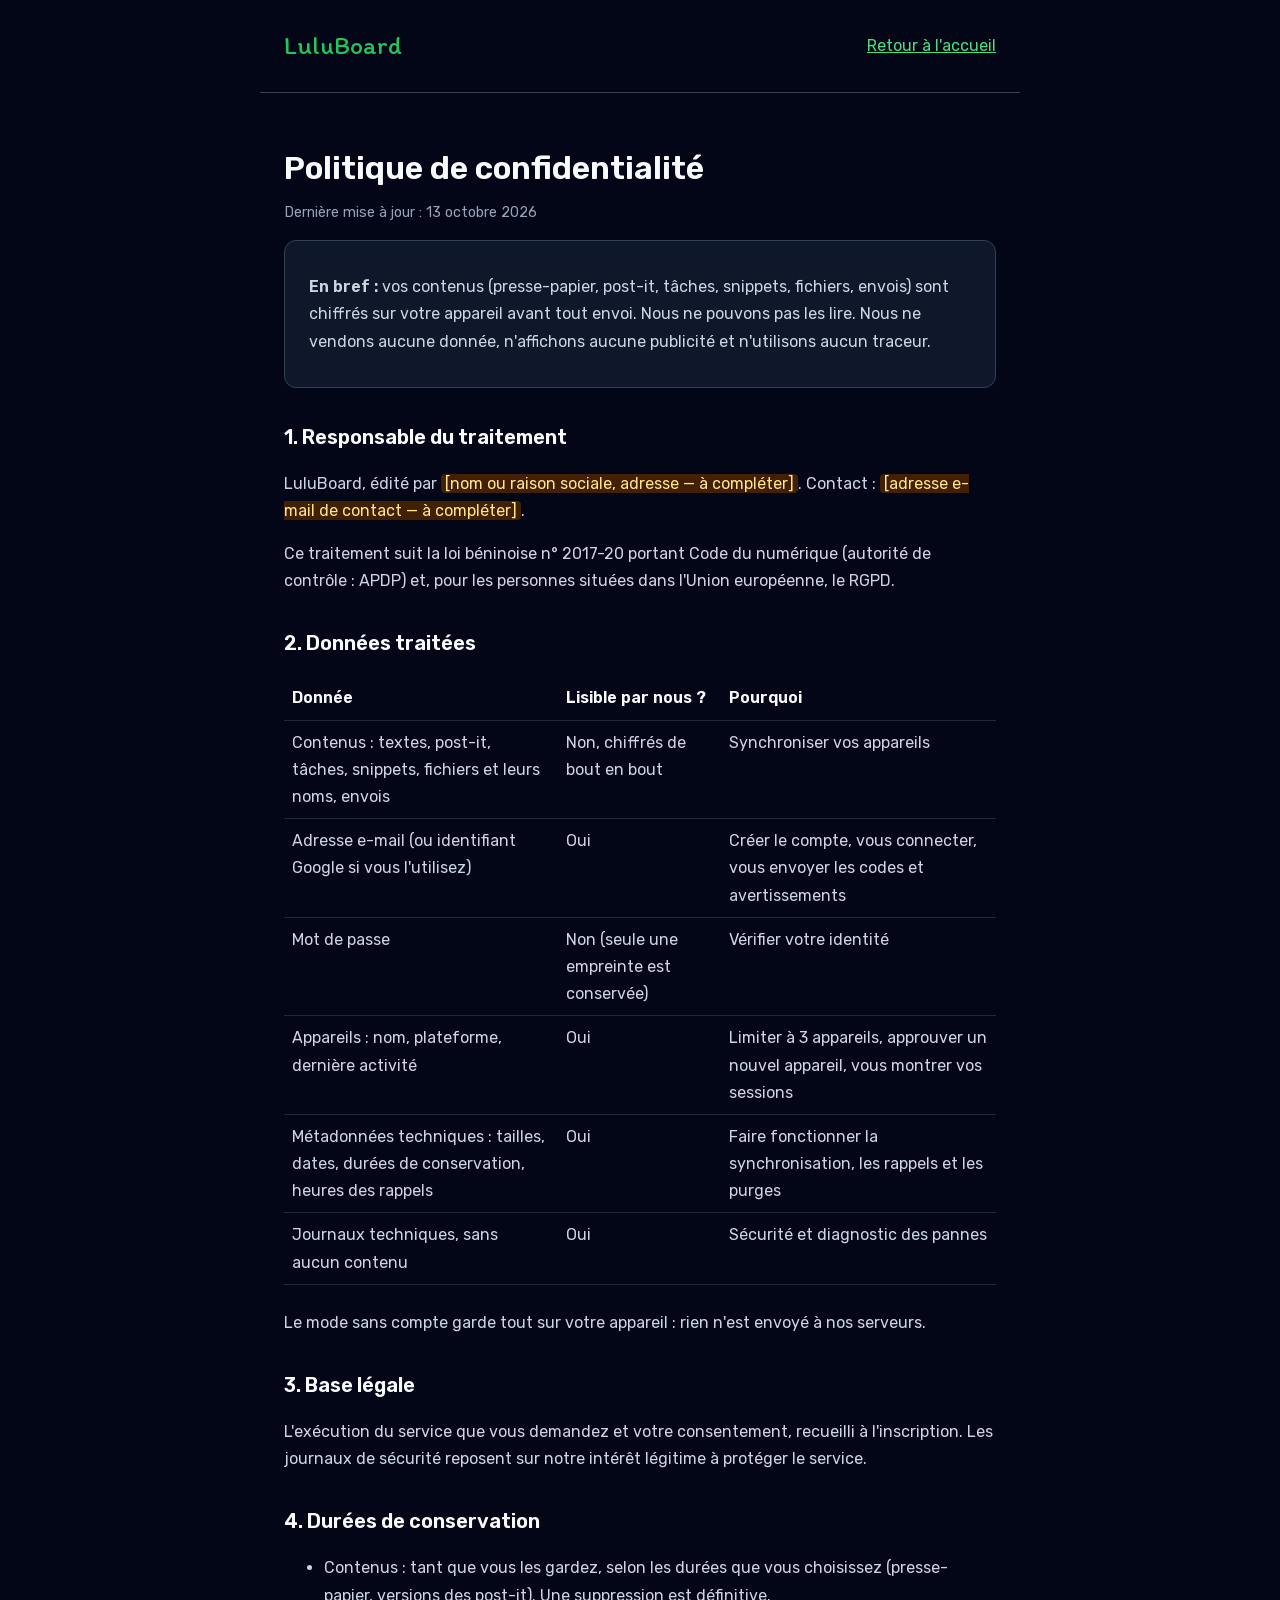
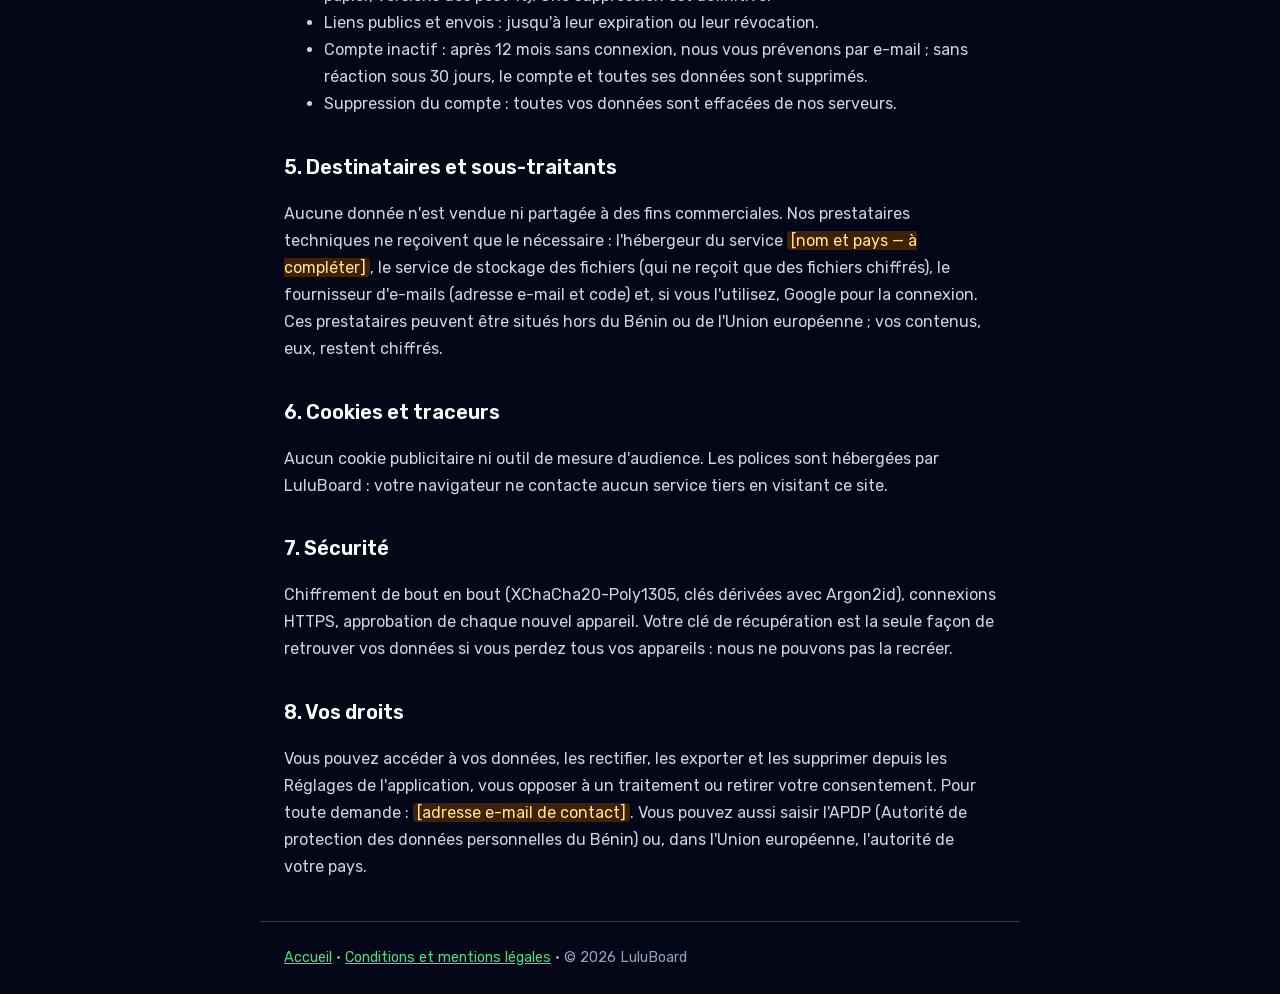
<file: public/confidentialite.html>
<!DOCTYPE html>
<html lang="fr">
<head>
  <meta charset="utf-8">
  <meta name="viewport" content="width=device-width, initial-scale=1">
  <title>Politique de confidentialité — LuluBoard</title>
  <meta name="description" content="Quelles données LuluBoard traite, pourquoi, combien de temps, et vos droits.">
  <meta name="theme-color" content="#020617">
  <link rel="stylesheet" href="legal.css">
</head>
<body>
  <header><a class="marque" href="index.html">LuluBoard</a><a href="index.html">Retour à l'accueil</a></header>
  <main id="contenu">
    <h1>Politique de confidentialité</h1>
    <p class="maj">Dernière mise à jour : 13 octobre 2026</p>

    <div class="encadre">
      <p><strong>En bref :</strong> vos contenus (presse-papier, post-it, tâches, snippets, fichiers, envois) sont chiffrés sur votre appareil avant tout envoi. Nous ne pouvons pas les lire. Nous ne vendons aucune donnée, n'affichons aucune publicité et n'utilisons aucun traceur.</p>
    </div>

    <h2>1. Responsable du traitement</h2>
    <p>LuluBoard, édité par <span class="a-completer">[nom ou raison sociale, adresse — à compléter]</span>. Contact : <span class="a-completer">[adresse e-mail de contact — à compléter]</span>.</p>
    <p>Ce traitement suit la loi béninoise n° 2017-20 portant Code du numérique (autorité de contrôle : APDP) et, pour les personnes situées dans l'Union européenne, le RGPD.</p>

    <h2>2. Données traitées</h2>
    <div class="tableau">
    <table>
      <thead><tr><th>Donnée</th><th>Lisible par nous ?</th><th>Pourquoi</th></tr></thead>
      <tbody>
        <tr><td>Contenus : textes, post-it, tâches, snippets, fichiers et leurs noms, envois</td><td>Non, chiffrés de bout en bout</td><td>Synchroniser vos appareils</td></tr>
        <tr><td>Adresse e-mail (ou identifiant Google si vous l'utilisez)</td><td>Oui</td><td>Créer le compte, vous connecter, vous envoyer les codes et avertissements</td></tr>
        <tr><td>Mot de passe</td><td>Non (seule une empreinte est conservée)</td><td>Vérifier votre identité</td></tr>
        <tr><td>Appareils : nom, plateforme, dernière activité</td><td>Oui</td><td>Limiter à 3 appareils, approuver un nouvel appareil, vous montrer vos sessions</td></tr>
        <tr><td>Métadonnées techniques : tailles, dates, durées de conservation, heures des rappels</td><td>Oui</td><td>Faire fonctionner la synchronisation, les rappels et les purges</td></tr>
        <tr><td>Journaux techniques, sans aucun contenu</td><td>Oui</td><td>Sécurité et diagnostic des pannes</td></tr>
      </tbody>
    </table>
    </div>
    <p>Le mode sans compte garde tout sur votre appareil : rien n'est envoyé à nos serveurs.</p>

    <h2>3. Base légale</h2>
    <p>L'exécution du service que vous demandez et votre consentement, recueilli à l'inscription. Les journaux de sécurité reposent sur notre intérêt légitime à protéger le service.</p>

    <h2>4. Durées de conservation</h2>
    <ul>
      <li>Contenus : tant que vous les gardez, selon les durées que vous choisissez (presse-papier, versions des post-it). Une suppression est définitive.</li>
      <li>Liens publics et envois : jusqu'à leur expiration ou leur révocation.</li>
      <li>Compte inactif : après 12 mois sans connexion, nous vous prévenons par e-mail ; sans réaction sous 30 jours, le compte et toutes ses données sont supprimés.</li>
      <li>Suppression du compte : toutes vos données sont effacées de nos serveurs.</li>
    </ul>

    <h2>5. Destinataires et sous-traitants</h2>
    <p>Aucune donnée n'est vendue ni partagée à des fins commerciales. Nos prestataires techniques ne reçoivent que le nécessaire : l'hébergeur du service <span class="a-completer">[nom et pays — à compléter]</span>, le service de stockage des fichiers (qui ne reçoit que des fichiers chiffrés), le fournisseur d'e-mails (adresse e-mail et code) et, si vous l'utilisez, Google pour la connexion. Ces prestataires peuvent être situés hors du Bénin ou de l'Union européenne ; vos contenus, eux, restent chiffrés.</p>

    <h2>6. Cookies et traceurs</h2>
    <p>Aucun cookie publicitaire ni outil de mesure d'audience. Les polices sont hébergées par LuluBoard : votre navigateur ne contacte aucun service tiers en visitant ce site.</p>

    <h2>7. Sécurité</h2>
    <p>Chiffrement de bout en bout (XChaCha20-Poly1305, clés dérivées avec Argon2id), connexions HTTPS, approbation de chaque nouvel appareil. Votre clé de récupération est la seule façon de retrouver vos données si vous perdez tous vos appareils : nous ne pouvons pas la recréer.</p>

    <h2>8. Vos droits</h2>
    <p>Vous pouvez accéder à vos données, les rectifier, les exporter et les supprimer depuis les Réglages de l'application, vous opposer à un traitement ou retirer votre consentement. Pour toute demande : <span class="a-completer">[adresse e-mail de contact]</span>. Vous pouvez aussi saisir l'APDP (Autorité de protection des données personnelles du Bénin) ou, dans l'Union européenne, l'autorité de votre pays.</p>
  </main>
  <footer><a href="index.html">Accueil</a> · <a href="conditions.html">Conditions et mentions légales</a> · © 2026 LuluBoard</footer>
</body>
</html>
</file>
<file: public/legal.css>
@font-face { font-family: 'Rubik'; src: url('fonts/Rubik-Regular.ttf') format('truetype'); font-weight: 400; font-display: swap; }
@font-face { font-family: 'Rubik'; src: url('fonts/Rubik-SemiBold.ttf') format('truetype'); font-weight: 600; font-display: swap; }
@font-face { font-family: 'Itim'; src: url('fonts/Itim-Regular.ttf') format('truetype'); font-weight: 400; font-display: swap; }
:root { color-scheme: dark; }
* { box-sizing: border-box; }
body { margin: 0; background: #020617; color: #F8FAFC; font: 400 1rem/1.7 'Rubik', system-ui, sans-serif; }
a { color: #4ADE80; }
a:focus-visible { outline: 2px solid #22C55E; outline-offset: 3px; border-radius: 4px; }
header, main, footer { max-width: 760px; margin: 0 auto; padding: 24px; }
header { display: flex; justify-content: space-between; align-items: center; gap: 16px; border-bottom: 1px solid #334155; }
.marque { font-family: 'Itim', cursive; font-size: 1.6rem; color: #22C55E; text-decoration: none; }
h1 { font-size: 2rem; line-height: 1.2; margin: 32px 0 8px; }
h2 { font-size: 1.25rem; margin: 32px 0 8px; }
p, li { color: #CBD5E1; }
.maj { color: #94A3B8; font-size: .9rem; }
.encadre { background: #0F172A; border: 1px solid #334155; border-radius: 12px; padding: 16px 24px; }
.a-completer { background: #422006; color: #FDE68A; padding: 0 4px; border-radius: 4px; }
.tableau { overflow-x: auto; }
table { width: 100%; border-collapse: collapse; margin: 8px 0; }
th, td { text-align: left; padding: 8px; border-bottom: 1px solid #1E293B; vertical-align: top; color: #CBD5E1; }
th { color: #F8FAFC; font-weight: 600; }
footer { border-top: 1px solid #334155; color: #94A3B8; font-size: .9rem; }
</file>
